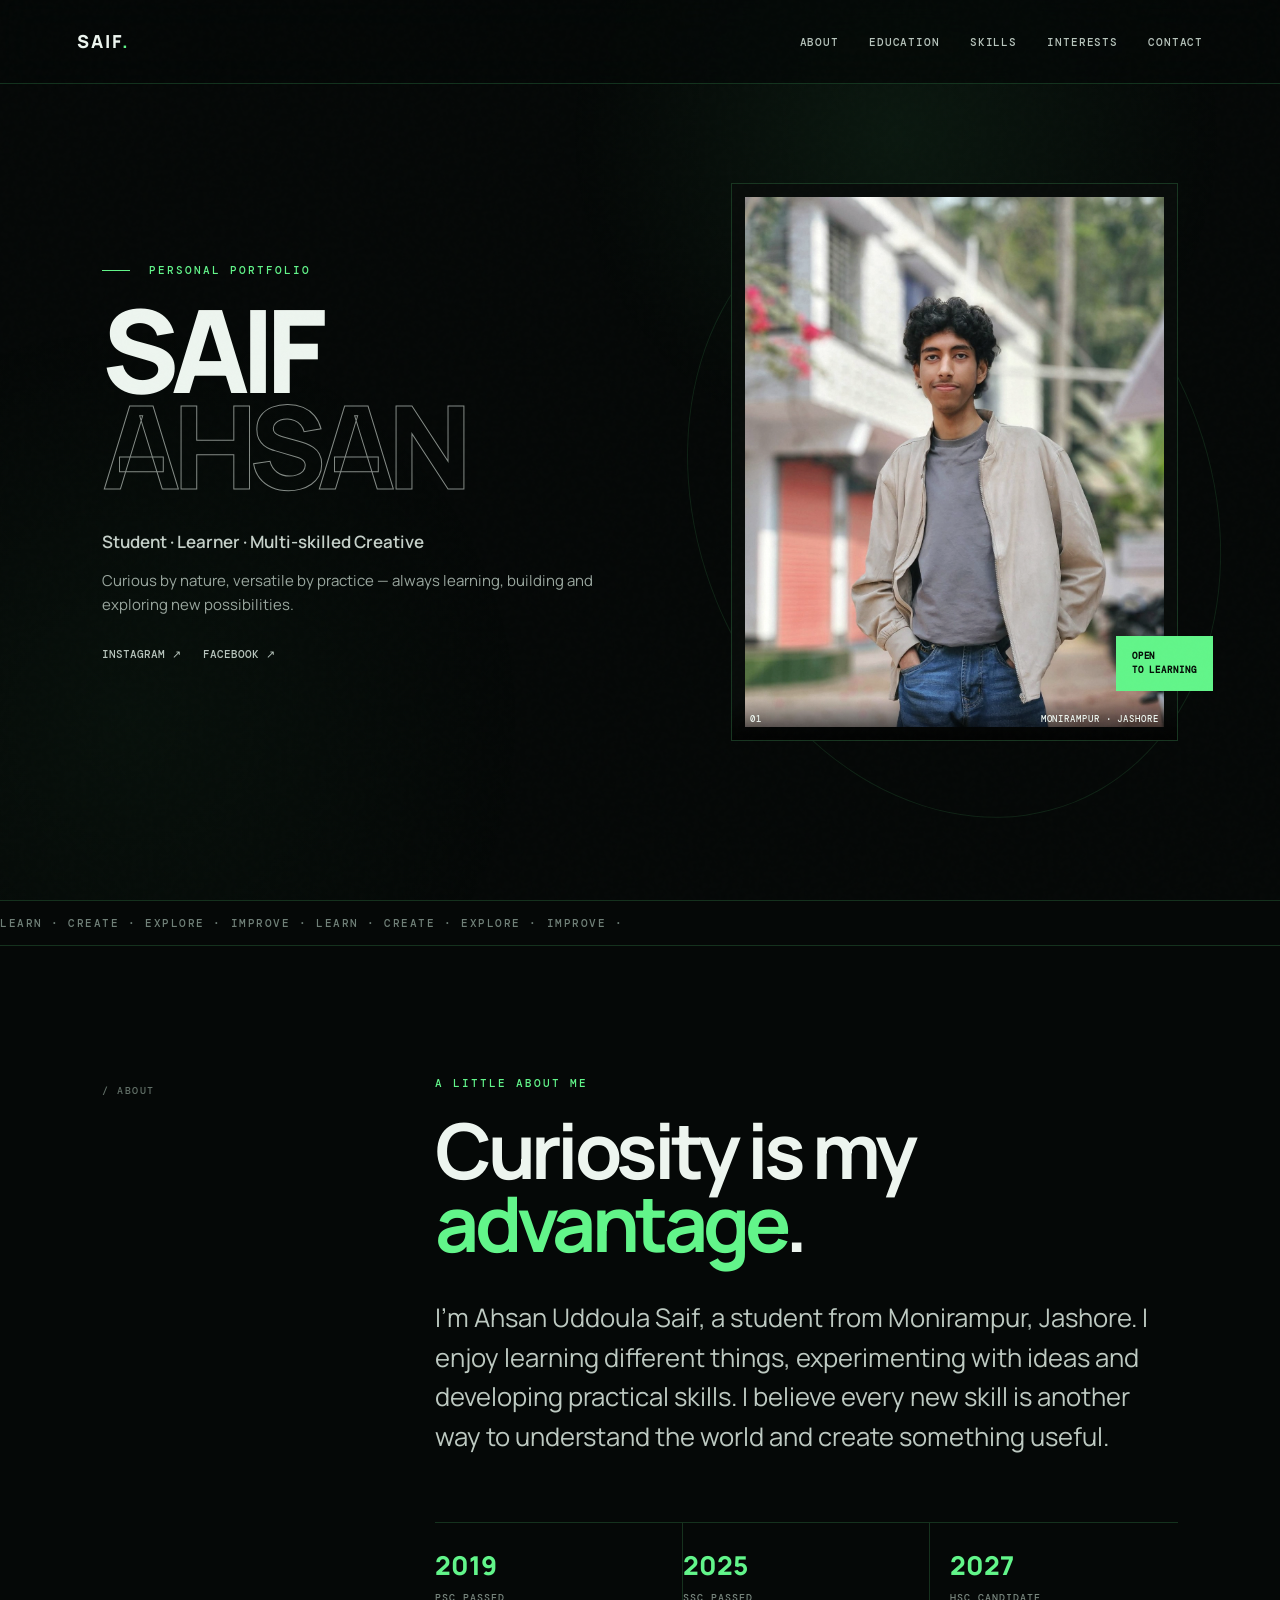
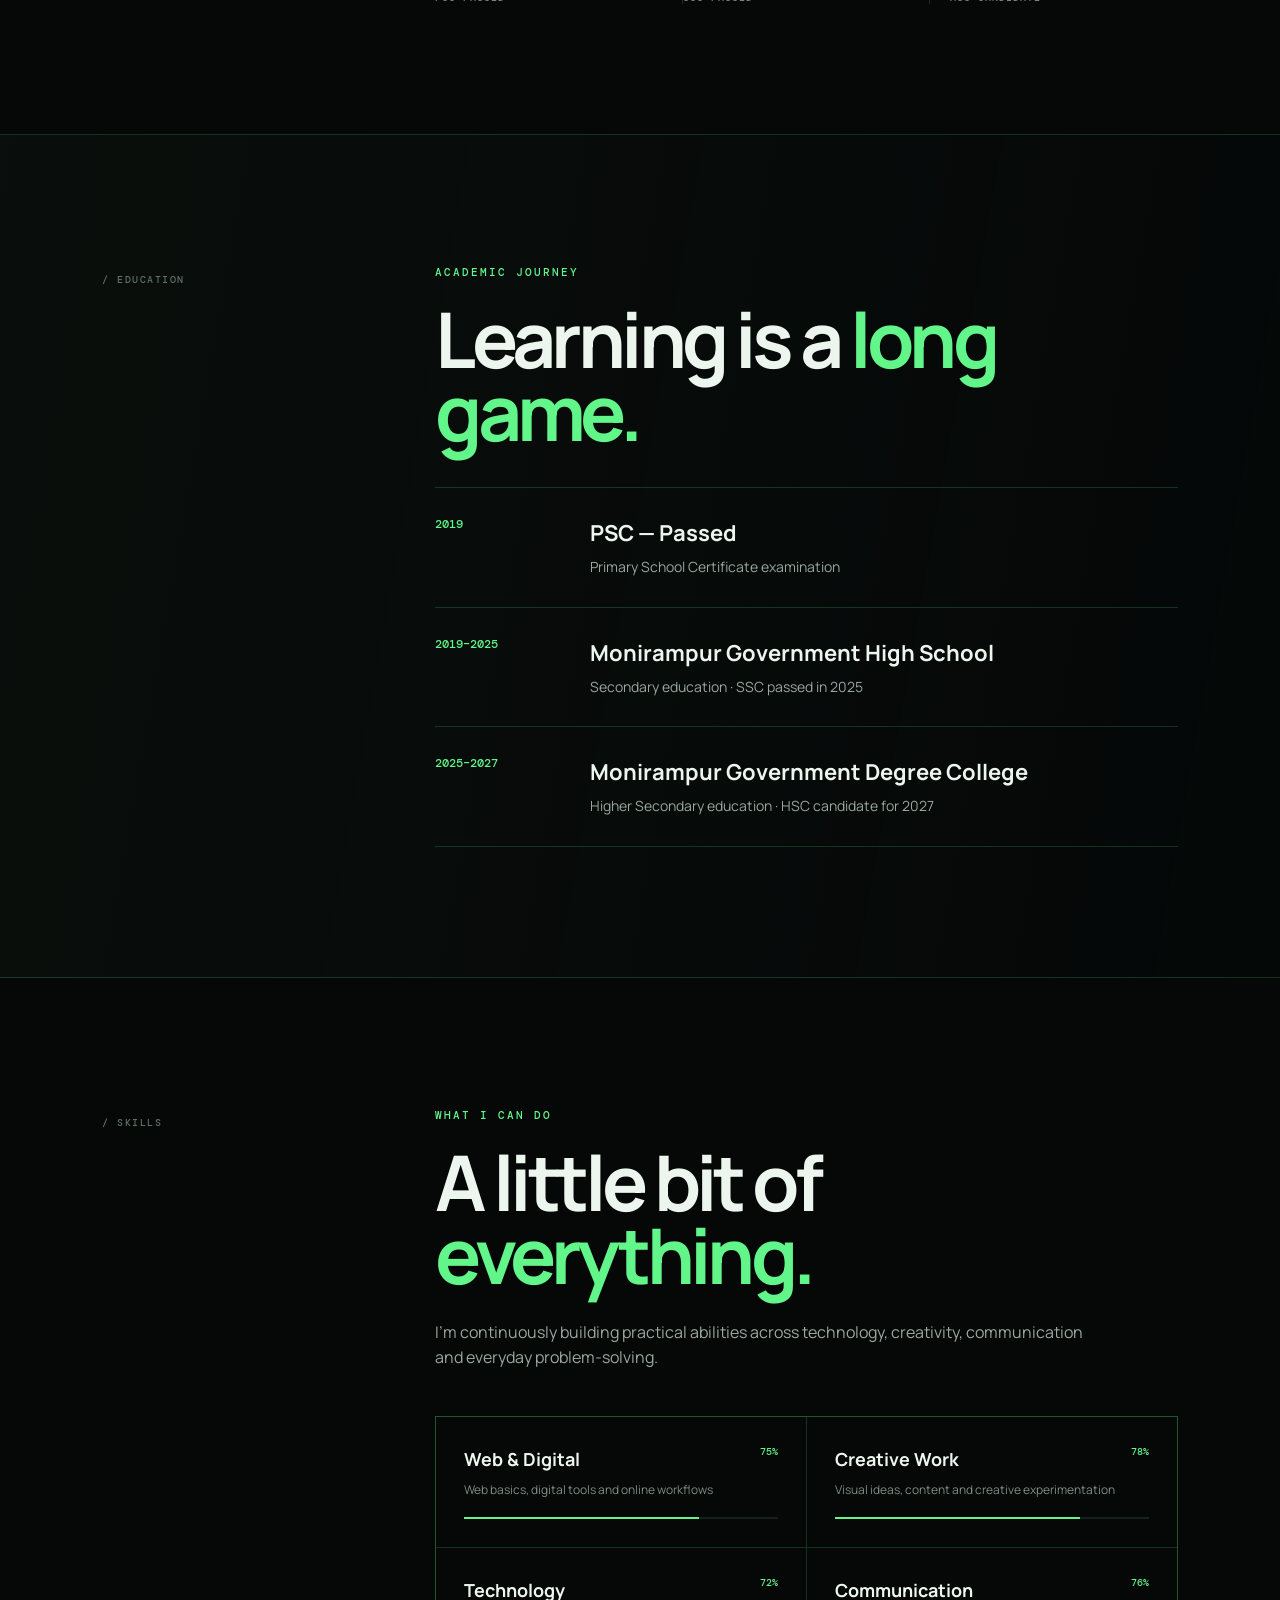
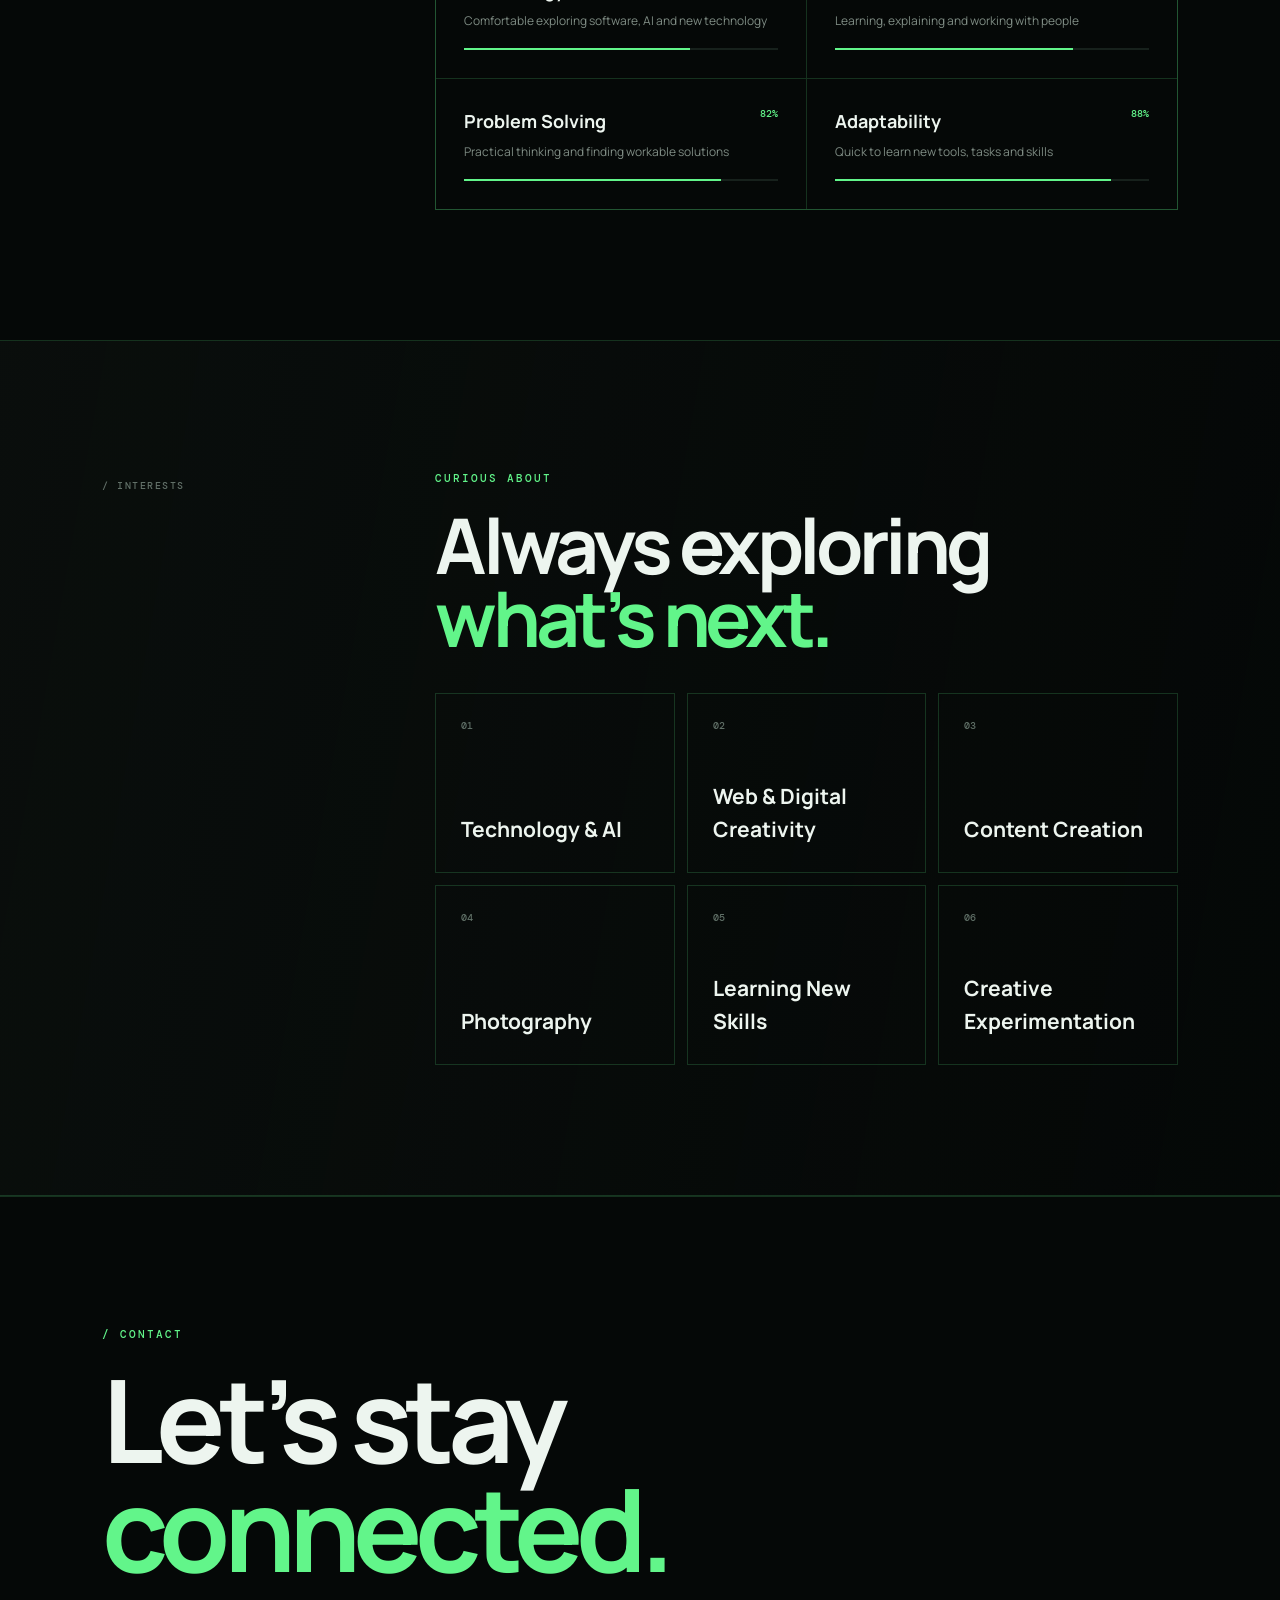
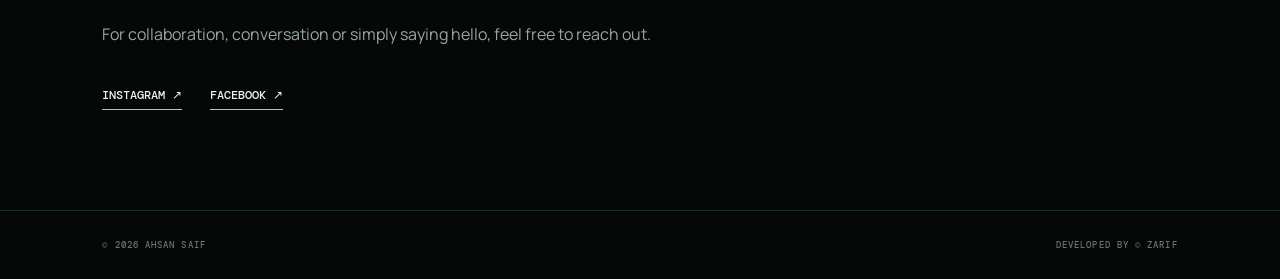
<file: index.html>
<!doctype html>
<html lang="en">
<head>
  <meta charset="utf-8">
  <meta name="viewport" content="width=device-width,initial-scale=1">
  <meta name="theme-color" content="#050807">
  <meta name="description" content="Personal portfolio of Ahsan Uddoula Saif — student, learner and multi-skilled creative from Monirampur, Jashore.">
  <title>Ahsan Saif — Portfolio</title>
  <link rel="stylesheet" href="style.css">
</head>
<body>
  <div class="noise"></div>
  <header class="site-header">
    <a class="brand" href="#top">SAIF<span>.</span></a>
    <nav>
      <a href="#about">About</a>
      <a href="#education">Education</a>
      <a href="#skills">Skills</a>
      <a href="#interests">Interests</a>
      <a href="#contact">Contact</a>
    </nav>
  </header>

  <main id="top">
    <section class="hero section">
      <div class="hero-copy reveal">
        <p class="eyebrow"><span></span> PERSONAL PORTFOLIO</p>
        <h1>Saif<br><em>Ahsan</em></h1>
        <p class="hero-role" id="heroRole">Student · Learner · Multi-skilled Creative</p>
        <p class="hero-intro" id="heroIntro">Curious by nature, versatile by practice — always learning, building and exploring new possibilities.</p>
        <div class="social-row" id="heroSocials"></div>
      </div>
      <div class="hero-visual reveal">
        <div class="portrait-frame">
          <img id="profileImage" src="assets/profile.jpg" alt="Ahsan Uddoula Saif">
          <div class="portrait-label">
            <span>01</span>
            <span>MONIRAMPUR · JASHORE</span>
          </div>
        </div>
        <div class="orbit"></div>
        <div class="floating-note">OPEN<br>TO LEARNING</div>
      </div>
    </section>

    <div class="marquee" aria-hidden="true">
      <div>LEARN · CREATE · EXPLORE · IMPROVE · LEARN · CREATE · EXPLORE · IMPROVE · </div>
    </div>

    <section class="section split" id="about">
      <div class="section-index"> / ABOUT</div>
      <div class="section-content">
        <p class="eyebrow">A LITTLE ABOUT ME</p>
        <h2 id="aboutTitle">Curiosity is my <span>advantage.</span></h2>
        <p class="large-copy" id="aboutText">I’m Ahsan Saif, a student from Monirampur, Jashore. I enjoy learning different things, experimenting with ideas and developing practical skills. I believe every new skill is another way to understand the world and create something useful.</p>
        <div class="facts" id="facts"></div>
      </div>
    </section>

    <section class="section split dark-panel" id="education">
      <div class="section-index"> / EDUCATION</div>
      <div class="section-content">
        <p class="eyebrow">ACADEMIC JOURNEY</p>
        <h2>Learning is a <span>long game.</span></h2>
        <div class="timeline" id="educationList"></div>
      </div>
    </section>

    <section class="section split" id="skills">
      <div class="section-index"> / SKILLS</div>
      <div class="section-content">
        <p class="eyebrow">WHAT I CAN DO</p>
        <h2>A little bit of <span>everything.</span></h2>
        <p class="section-lead">I’m continuously building practical abilities across technology, creativity, communication and everyday problem-solving.</p>
        <div class="skill-grid" id="skillsList"></div>
      </div>
    </section>

    <section class="section split dark-panel" id="interests">
      <div class="section-index"> / INTERESTS</div>
      <div class="section-content">
        <p class="eyebrow">CURIOUS ABOUT</p>
        <h2>Always exploring <span>what’s next.</span></h2>
        <div class="interest-grid" id="interestList"></div>
      </div>
    </section>

    <section class="section contact-section" id="contact">
      <div class="contact-inner">
        <p class="eyebrow"> / CONTACT</p>
        <h2>Let’s stay<br><span>connected.</span></h2>
        <p id="contactText">For collaboration, conversation or simply saying hello, feel free to reach out.</p>
        <div class="contact-links" id="contactLinks"></div>
      </div>
    </section>
  </main>

  <footer>
    <div>© <span id="year"></span> Ahsan Saif</div>
    <div>Developed by © Zarif</div>
  </footer>
  <script src="script.js"></script>
</body>
</html>
</file>
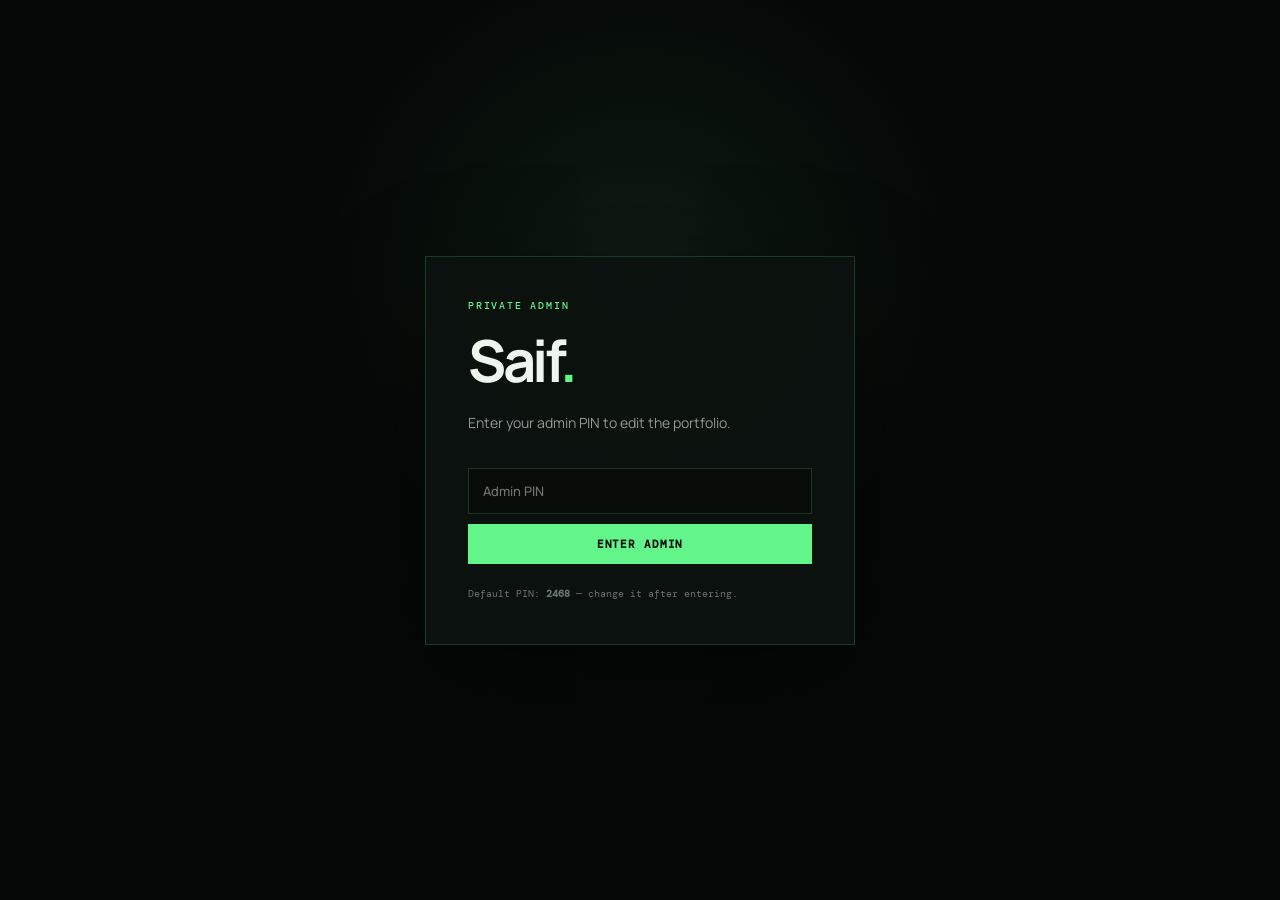
<file: admin/index.html>
<!doctype html>
<html lang="en">
<head>
<meta charset="utf-8"><meta name="viewport" content="width=device-width,initial-scale=1">
<title>Saif Portfolio — Admin</title>
<link rel="stylesheet" href="admin.css">
</head>
<body>
<div id="login" class="login">
  <div class="login-card">
    <div class="mini">PRIVATE ADMIN</div>
    <h1>Saif<span>.</span></h1>
    <p>Enter your admin PIN to edit the portfolio.</p>
    <input id="pin" type="password" placeholder="Admin PIN" autocomplete="off">
    <button id="loginBtn">Enter Admin</button>
    <small>Default PIN: <b>2468</b> — change it after entering.</small>
  </div>
</div>

<div id="panel" class="hidden">
<header class="admin-head">
  <div><div class="mini">PORTFOLIO CMS</div><h1>Saif<span>.</span> Admin</h1></div>
  <div class="head-actions"><a href="../" target="_blank">View Site ↗</a><button id="logout">Lock</button></div>
</header>

<main class="admin-wrap">
  <div class="notice">Static-site mode: changes are saved in this browser using local storage. No database or server is used.</div>

  <section class="card">
    <div class="card-head"><h2>Profile</h2><span>01</span></div>
    <div class="grid">
      <label>Full name<input id="name"></label>
      <label>Role<input id="role"></label>
      <label class="wide">Hero introduction<textarea id="intro"></textarea></label>
      <label class="wide">About title<input id="aboutTitle"></label>
      <label class="wide">About text<textarea id="about"></textarea></label>
      <label class="wide">Contact text<textarea id="contactText"></textarea></label>
      <label>Email<input id="email"></label>
      <label>Phone<input id="phone"></label>
      <label>Instagram URL<input id="instagram"></label>
      <label>Facebook URL<input id="facebook"></label>
    </div>
  </section>

  <section class="card">
    <div class="card-head"><h2>Profile Photo</h2><span>02</span></div>
    <div class="photo-editor">
      <img id="preview" src="../assets/profile.jpg" alt="">
      <div>
        <input id="photo" type="file" accept="image/*">
        <p>Choose a new image. It is stored locally in this browser; it does not upload to a server.</p>
      </div>
    </div>
  </section>

  <section class="card">
    <div class="card-head"><h2>Quick Facts</h2><span>03</span></div>
    <div id="factsEditor"></div>
    <button class="add" data-add="fact">+ Add fact</button>
  </section>

  <section class="card">
    <div class="card-head"><h2>Education</h2><span>04</span></div>
    <div id="educationEditor"></div>
    <button class="add" data-add="education">+ Add education</button>
  </section>

  <section class="card">
    <div class="card-head"><h2>Skills</h2><span>05</span></div>
    <div id="skillsEditor"></div>
    <button class="add" data-add="skill">+ Add skill</button>
  </section>

  <section class="card">
    <div class="card-head"><h2>Interests</h2><span>06</span></div>
    <div id="interestEditor"></div>
    <button class="add" data-add="interest">+ Add interest</button>
  </section>

  <section class="card">
    <div class="card-head"><h2>Security</h2><span>07</span></div>
    <label>New admin PIN<input id="newPin" type="password" placeholder="Leave empty to keep current PIN"></label>
    <p class="warning">Important: because this is a database-free static website, this PIN is only a client-side gate and is not strong security against someone who can inspect the public source code.</p>
  </section>

  <div class="savebar">
    <button id="save" class="save">Save All Changes</button>
    <button id="reset" class="danger">Reset to Default</button>
    <span id="status"></span>
  </div>
</main>
</div>
<script src="admin.js"></script>
</body>
</html>
</file>
<file: style.css>
@import url('https://fonts.googleapis.com/css2?family=DM+Mono:wght@400;500&family=Manrope:wght@400;500;600;700;800&display=swap');

:root{
  --bg:#050807; --panel:#0b100e; --card:#101713; --text:#edf5ef; --muted:#9aa79f;
  --green:#62f58a; --line:rgba(98,245,138,.18); --white:#f4f8f5;
}
*{box-sizing:border-box;margin:0;padding:0}
html{scroll-behavior:smooth}
body{background:var(--bg);color:var(--text);font-family:Manrope,Arial,sans-serif;line-height:1.6;overflow-x:hidden}
body:before{content:"";position:fixed;inset:0;pointer-events:none;background:radial-gradient(circle at 70% 15%,rgba(98,245,138,.07),transparent 28%),radial-gradient(circle at 10% 80%,rgba(98,245,138,.04),transparent 30%);z-index:-2}
.noise{position:fixed;inset:0;opacity:.025;pointer-events:none;z-index:20;background-image:url("data:image/svg+xml,%3Csvg viewBox='0 0 180 180' xmlns='http://www.w3.org/2000/svg'%3E%3Cfilter id='n'%3E%3CfeTurbulence type='fractalNoise' baseFrequency='.9' numOctaves='4' stitchTiles='stitch'/%3E%3C/filter%3E%3Crect width='100%25' height='100%25' filter='url(%23n)' opacity='.6'/%3E%3C/svg%3E")}
a{color:inherit;text-decoration:none}
.site-header{height:84px;padding:0 6vw;display:flex;align-items:center;justify-content:space-between;border-bottom:1px solid var(--line);position:sticky;top:0;background:rgba(5,8,7,.78);backdrop-filter:blur(18px);z-index:10}
.brand{font-weight:800;letter-spacing:.12em;font-size:18px}.brand span{color:var(--green)}
nav{display:flex;gap:30px;font:500 11px "DM Mono",monospace;text-transform:uppercase;letter-spacing:.08em;color:#b8c5bd}
nav a{transition:.25s}nav a:hover{color:var(--green)}
.section{padding:130px 8vw;max-width:1500px;margin:auto}
.hero{min-height:calc(100vh - 84px);display:grid;grid-template-columns:1fr .85fr;align-items:center;gap:8vw;padding-top:70px}
.eyebrow{font:500 11px "DM Mono",monospace;letter-spacing:.18em;color:var(--green);text-transform:uppercase;margin-bottom:24px}.eyebrow span{display:inline-block;width:28px;height:1px;background:var(--green);vertical-align:middle;margin-right:10px}
h1{font-size:clamp(62px,9vw,150px);line-height:.84;letter-spacing:-.075em;text-transform:uppercase;font-weight:800}
h1 em{font-style:normal;color:transparent;-webkit-text-stroke:1px rgba(237,245,239,.55)}
.hero-role{margin-top:34px;font-size:17px;color:#c5d0c9;font-weight:600}
.hero-intro{margin-top:14px;max-width:520px;color:var(--muted);font-size:15px}
.social-row{display:flex;gap:22px;margin-top:30px;font:500 11px "DM Mono",monospace;color:#b8c5bd;text-transform:uppercase}
.social-row a:hover{color:var(--green)}
.hero-visual{position:relative;display:flex;justify-content:center}
.portrait-frame{width:min(100%,480px);aspect-ratio:4/5;position:relative;border:1px solid var(--line);padding:13px;background:#080c0a;z-index:2}
.portrait-frame img{width:100%;height:100%;object-fit:cover;display:block;filter:saturate(.82) contrast(1.03)}
.portrait-label{position:absolute;bottom:0;left:0;right:0;padding:15px 18px;background:linear-gradient(transparent,rgba(0,0,0,.82));display:flex;justify-content:space-between;font:500 9px "DM Mono",monospace;letter-spacing:.1em}
.orbit{position:absolute;width:115%;height:115%;border:1px solid rgba(98,245,138,.11);border-radius:50%;transform:rotate(-22deg)}
.floating-note{position:absolute;right:-35px;bottom:50px;background:var(--green);color:#061008;padding:14px 16px;font:700 9px "DM Mono",monospace;letter-spacing:.1em;line-height:1.5;z-index:3}
.marquee{overflow:hidden;border-block:1px solid var(--line);padding:15px 0;color:#708078;font:500 11px "DM Mono",monospace;white-space:nowrap;letter-spacing:.14em}
.marquee div{animation:marquee 25s linear infinite}@keyframes marquee{to{transform:translateX(-35%)}}
.split{display:grid;grid-template-columns:25% 1fr;gap:5vw;border-bottom:1px solid var(--line)}
.section-index{font:500 10px "DM Mono",monospace;color:#627068;letter-spacing:.15em;padding-top:8px}
.section-content{max-width:850px}
h2{font-size:clamp(44px,6vw,88px);line-height:.95;letter-spacing:-.06em;margin-bottom:38px}h2 span{color:var(--green)}
.large-copy{font-size:clamp(19px,2vw,27px);line-height:1.55;color:#bdc9c1;max-width:850px}
.facts{display:grid;grid-template-columns:repeat(3,1fr);margin-top:65px;border-top:1px solid var(--line)}
.fact{padding:22px 12px 0 0;border-right:1px solid var(--line)}.fact:last-child{border-right:0;padding-left:20px}.fact .num{font-size:26px;font-weight:800;color:var(--green)}.fact small{display:block;color:#78867e;font:500 10px "DM Mono",monospace;text-transform:uppercase;letter-spacing:.1em;margin-top:5px}
.dark-panel{background:linear-gradient(100deg,rgba(11,16,14,.8),rgba(5,8,7,.2))}
.timeline{border-top:1px solid var(--line)}
.timeline-item{display:grid;grid-template-columns:120px 1fr;gap:35px;padding:28px 0;border-bottom:1px solid var(--line)}
.timeline-year{font:500 12px "DM Mono",monospace;color:var(--green)}
.timeline h3{font-size:22px;margin-bottom:5px}.timeline p{color:var(--muted);font-size:14px}
.section-lead{color:var(--muted);max-width:650px;margin-top:-10px;margin-bottom:45px}
.skill-grid{display:grid;grid-template-columns:repeat(2,1fr);gap:1px;background:var(--line);border:1px solid var(--line)}
.skill{background:var(--bg);padding:28px}.skill-top{display:flex;justify-content:space-between;gap:20px}.skill h3{font-size:18px}.skill .level{font:500 10px "DM Mono",monospace;color:var(--green)}.bar{height:2px;background:#17211c;margin-top:18px}.bar i{display:block;height:100%;background:var(--green)}
.interest-grid{display:grid;grid-template-columns:repeat(3,1fr);gap:12px}.interest{min-height:180px;border:1px solid var(--line);padding:25px;display:flex;flex-direction:column;justify-content:space-between;transition:.3s}.interest:hover{transform:translateY(-5px);border-color:rgba(98,245,138,.55)}.interest .n{font:500 10px "DM Mono",monospace;color:#607067}.interest h3{font-size:21px}
.contact-section{border-top:1px solid var(--line);padding-bottom:100px}.contact-inner{max-width:1000px}.contact-section h2{font-size:clamp(60px,9vw,130px)}.contact-section p:not(.eyebrow){color:var(--muted);max-width:600px}.contact-links{display:flex;flex-wrap:wrap;gap:28px;margin-top:40px;font:500 12px "DM Mono",monospace;text-transform:uppercase}.contact-links a{padding-bottom:6px;border-bottom:1px solid var(--green)}
footer{padding:28px 8vw;border-top:1px solid var(--line);display:flex;justify-content:space-between;color:#69766f;font:500 9px "DM Mono",monospace;letter-spacing:.12em;text-transform:uppercase}
.reveal{animation:up .8s ease both}@keyframes up{from{opacity:0;transform:translateY(20px)}to{opacity:1;transform:none}}
@media(max-width:850px){
 .site-header{padding:0 5vw}.site-header nav{gap:12px;font-size:9px}
 .hero{grid-template-columns:1fr;min-height:auto;padding-top:90px}.hero-visual{margin-top:25px}.floating-note{right:0}
 .section{padding:90px 6vw}.split{grid-template-columns:1fr;gap:35px}.section-index{padding:0}
 .facts{grid-template-columns:1fr}.fact{border-right:0;border-bottom:1px solid var(--line);padding:18px 0}.fact:last-child{border-bottom:0;padding-left:0}
 .interest-grid{grid-template-columns:1fr 1fr}.skill-grid{grid-template-columns:1fr}
 footer{padding:25px 6vw;gap:15px;flex-direction:column}
}
@media(max-width:520px){nav{display:none}.hero{padding-top:65px}h1{font-size:62px}.interest-grid{grid-template-columns:1fr}.timeline-item{grid-template-columns:80px 1fr;gap:15px}}
</file>
<file: admin/admin.css>
@import url('https://fonts.googleapis.com/css2?family=DM+Mono:wght@400;500&family=Manrope:wght@400;500;600;700;800&display=swap');
:root{--bg:#050807;--card:#0c120f;--text:#edf5ef;--muted:#8d9a92;--green:#62f58a;--line:rgba(98,245,138,.18);--red:#ff7272}
*{box-sizing:border-box}body{margin:0;background:var(--bg);color:var(--text);font-family:Manrope,Arial,sans-serif}a{text-decoration:none;color:inherit}
.login{min-height:100vh;display:grid;place-items:center;padding:24px;background:radial-gradient(circle at 50% 30%,rgba(98,245,138,.08),transparent 35%)}
.login-card{width:min(430px,100%);padding:42px;border:1px solid var(--line);background:rgba(12,18,15,.9);box-shadow:0 30px 100px rgba(0,0,0,.4)}.login-card h1{font-size:58px;letter-spacing:-.06em;margin:8px 0}.login-card h1 span,.admin-head h1 span{color:var(--green)}.login-card p{color:var(--muted);font-size:14px;margin-bottom:28px}.mini{font:500 10px "DM Mono",monospace;color:var(--green);letter-spacing:.18em}
input,textarea{width:100%;border:1px solid var(--line);background:#080d0a;color:var(--text);padding:13px 14px;outline:0;font:500 13px Manrope;margin-top:8px;border-radius:0}textarea{min-height:110px;resize:vertical}input:focus,textarea:focus{border-color:var(--green)}
button{border:0;background:var(--green);color:#061008;padding:13px 17px;font:700 11px "DM Mono",monospace;letter-spacing:.08em;text-transform:uppercase;cursor:pointer}button:hover{filter:brightness(1.08)}
.login-card button{width:100%;margin:10px 0 16px}.login-card small{font:10px "DM Mono",monospace;color:#68756e}
.hidden{display:none}.admin-head{padding:28px 6vw;border-bottom:1px solid var(--line);display:flex;justify-content:space-between;align-items:center;position:sticky;top:0;background:rgba(5,8,7,.88);backdrop-filter:blur(16px);z-index:5}.admin-head h1{margin:5px 0 0;font-size:30px;letter-spacing:-.04em}.head-actions{display:flex;align-items:center;gap:20px;font:500 10px "DM Mono",monospace;text-transform:uppercase}.head-actions a{color:var(--green)}.head-actions button{background:transparent;color:#a6b2aa;border:1px solid var(--line)}
.admin-wrap{width:min(1050px,88%);margin:45px auto 140px}.notice{padding:14px 17px;border:1px solid rgba(98,245,138,.28);background:rgba(98,245,138,.04);color:#a9b7af;font-size:12px;margin-bottom:25px}
.card{border:1px solid var(--line);background:var(--card);padding:30px;margin:18px 0}.card-head{display:flex;justify-content:space-between;border-bottom:1px solid var(--line);padding-bottom:18px;margin-bottom:24px}.card-head h2{font-size:20px;margin:0}.card-head span{font:500 10px "DM Mono",monospace;color:var(--green)}
.grid{display:grid;grid-template-columns:1fr 1fr;gap:20px}.grid .wide{grid-column:1/-1}label{display:block;font:500 10px "DM Mono",monospace;text-transform:uppercase;letter-spacing:.1em;color:#a4b0a8}
.photo-editor{display:flex;gap:25px;align-items:center}.photo-editor img{width:150px;height:190px;object-fit:cover;border:1px solid var(--line)}.photo-editor p{color:var(--muted);font-size:12px;max-width:500px;line-height:1.7}
.editor-row{display:grid;grid-template-columns:110px 1fr 42px;gap:10px;align-items:start;padding:13px 0;border-bottom:1px solid rgba(98,245,138,.09)}.editor-row:last-child{border-bottom:0}.editor-row input{margin:0}.remove{background:transparent;color:var(--red);border:1px solid rgba(255,114,114,.25);padding:11px 10px}.add{margin-top:18px;background:transparent;color:var(--green);border:1px solid var(--line)}.warning{font-size:11px;color:#9f7777;margin-top:15px;line-height:1.7}.savebar{position:fixed;bottom:0;left:0;right:0;padding:15px 6vw;background:rgba(5,8,7,.94);border-top:1px solid var(--line);display:flex;gap:12px;align-items:center;z-index:10}.save{min-width:190px}.danger{background:transparent;color:var(--red);border:1px solid rgba(255,114,114,.25)}#status{font:500 10px "DM Mono",monospace;color:var(--green);margin-left:auto}
@media(max-width:700px){.grid{grid-template-columns:1fr}.grid .wide{grid-column:auto}.admin-head{padding:20px}.admin-head h1{font-size:24px}.admin-wrap{width:92%;margin-top:25px}.card{padding:20px}.photo-editor{align-items:flex-start;flex-direction:column}.editor-row{grid-template-columns:1fr 42px}.editor-row .remove{grid-column:2;grid-row:1/4;margin-top:-50px}.savebar{padding:12px 4vw}.save{min-width:0;flex:1}}
</file>
